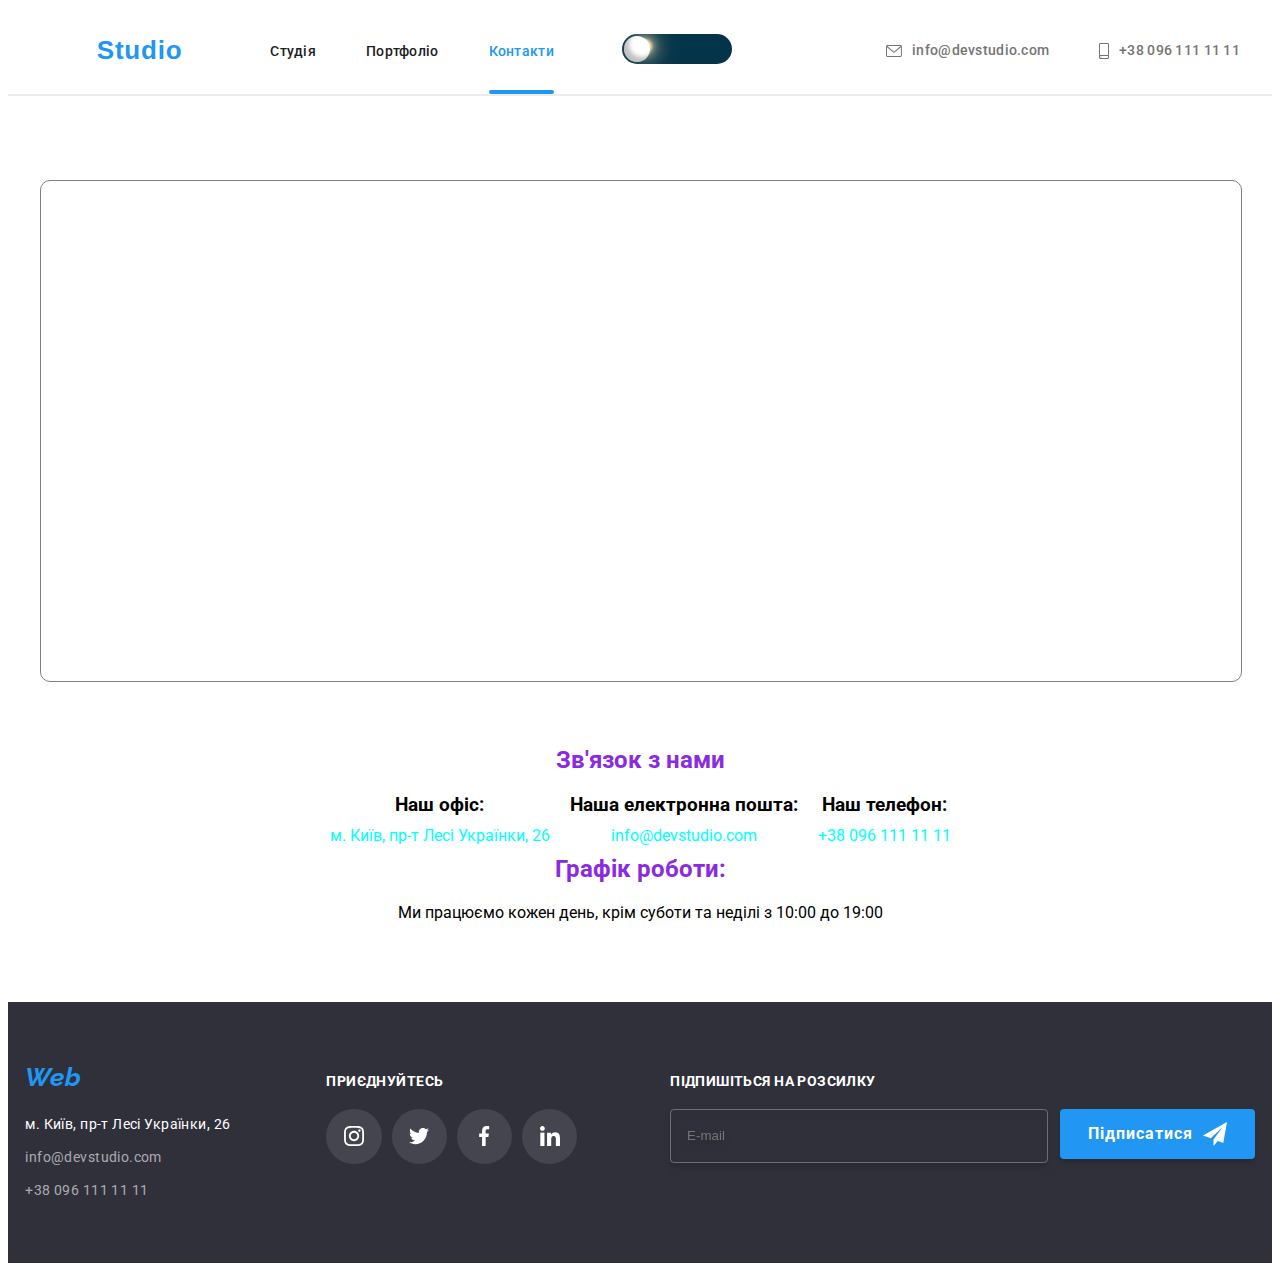
<file: pages/contact.html>
<!DOCTYPE html>
<html lang="en">
  <head>
    <meta charset="UTF-8" />
    <meta name="viewport" content="width=device-width, initial-scale=1.0" />
    <title>Document</title>

    <link rel="icon" type="image/png" href="../favicones/favicon-96x96.png" sizes="96x96" />
    <link rel="icon" type="image/svg+xml" href="../favicones/favicon.svg" />
    <link rel="shortcut icon" href="../favicones/favicon.ico" />
    <link rel="apple-touch-icon" sizes="180x180" href="../favicones/apple-touch-icon.png" />
    <meta name="apple-mobile-web-app-title" content="MyWebSite" />
    <link rel="manifest" href="../favicones/site.webmanifest" />

    <link rel="preconnect" href="https://fonts.googleapis.com" />
    <link rel="preconnect" href="https://fonts.gstatic.com" crossorigin />
    <link
      href="https://fonts.googleapis.com/css2?family=Raleway:ital,wght@0,100..900;1,100..900&family=Roboto:ital,wght@0,100;0,300;0,400;0,500;0,700;0,900;1,100;1,300;1,400;1,500;1,700;1,900&display=swap"
      rel="stylesheet"
    />
    <link
      rel="stylesheet"
      href="https://cdnjs.cloudflare.com/ajax/libs/modern-normalize/2.0.0/modern-normalize.min.css"
      integrity="sha512-4xo8blKMVCiXpTaLzQSLSw3KFOVPWhm/TRtuPVc4WG6kUgjH6J03IBuG7JZPkcWMxJ5huwaBpOpnwYElP/m6wg=="
      crossorigin="anonymous"
      referrerpolicy="no-referrer"
    />
    <link rel="stylesheet" href="../style/main.min.css">
  </head>
  <body class="night__theme">
    <div class="cursor"></div>
    <!-- <div class="arrow__up"> 
      <a href="#"><img class="arrow__hoh" src="../imeges/keybord.png" alt="keybord"></a>
    </div> -->
    <header class="header night-theme">
      <div class="container header__box__main element-show">
        <a href="../index.html" class="header__logo"><span class="header__span">Web</span>Studio</a
        >
    
            <button type="button" class="header__button" aria-expanded="false" aria-controls="menu-container" data-menu-button="">
              <svg class="header__svg" width="40" height="40" aria-label="Переключатель мобильного меню">
                <use class="header__use-close" href="../imeges/symbol-defs.svg#close"></use>
                <use class="header__use-burger" href="../imeges/symbol-defs.svg#menu-burger"></use>
              </svg>
            </button>
    
            <div class="header__menu-m" data-menu="" id="menu-container">
              <!-- ..... ====навигация сайта ===========... -->
              <nav class="header__site__nav">
                <ul class="header__nav__list">
                  <li class="header__nav__item">
                    <a href="../index.html" class="header__nav__link  header__nav__link--current">Студия</a>
                  </li>
                  <li class="header__nav__item">
                    <a href="./pages/portfolio.html" class="header__nav__link">Портфолио</a>
                  </li>
                  <li class="header__nav__item">
                    <a href="" class="header__nav__link">Контакты</a>
                  </li>
                </ul>
              </nav>
              <!-- ..... ====навигация сайта end======= ... -->
    
              <div class="header__connect">
                <!-- .....почта+телефон.==header=.......-->
                <ul class="header__contacts">
                  <li class="header__contacts__item">
                    <a href="mailto:info@devstudio.com" class="header__contacts__link">
                      +38 096 111 11 11 
                    </a>
                  </li>
                  <li class="header__contacts__item">
                    <a href="tel:+380961111111" class="header__contacts__link__big">
                     info@devstudio.com
                    </a>
                  </li>
                </ul>
                <!-- .....почта+телефон.==header=END...=====.......-->
                <!-- ======social for header============ -->
                <ul class="header__menu__list">
                  <li class="header__menu__item">
                    <a href="#" class="header__menu__link">Instagram</a>
                  </li>
                  <li class="header__menu__item">
                    <a href="#" class="header__menu__link">Twitter</a>
                  </li>
                  <li class="header__menu__item">
                    <a href="#" class="header__menu__link">Facebook</a>
                  </li>
                  <li class="header__menu__item">
                    <a href="#" class="header__menu__link">LinkedIn</a>
                  </li>
                </ul>
                <!-- ======social for mobile ...end...============ -->
              </div>
            </div>
    

        <nav class="header__nav">
          <ul class="header__list-main">
            <li class="header__item__main">
              <a href="../index.html" class="header__ref">Студія</a>
            </li>
            <li class="header__item__main">
              <a href="../pages/portfolio.html" class="header__ref">Портфоліо</a>
            </li>
            <li class="header__item__main">
              <a href="../pages/contact.html" class="header__ref header__active">Контакти</a>
            </li>
          </ul>
        </nav>
        <div class="header__wrapper" id="night-theme-btn">
          <input type="checkbox" name="checkbox" class="header__switch">
          </div>
        <ul class="header__list">
          <li class="header__item">
            <a href="mailto:info@devstudio.com" class="header__link"
              ><svg class="header__icon">
                <use href="../imeges/symbol-defs.svg#envelope"></use>
              </svg>info@devstudio.com</a
            >
          </li>
          <li class="header__item">
            <a href="tel:+380961111111" class="header__link"
              ><svg class="header__smartphone">
                <use href="../imeges/symbol-defs.svg#smartphone"></use>
              </svg>+38 096 111 11 11</a
            >
          </li>
          
        </ul>
      </div>
    </header>
    

            <main class="mainy">
              <section class="contacts">
                <div class="container">
                  <div class="contacts__flex">
                    <div class="">
                    <iframe src="https://www.google.com/maps/embed?pb=!1m18!1m12!1m3!1d2541.779267829435!2d30.535810875246252!3d50.426584089083626!2m3!1f0!2f0!3f0!3m2!1i1024!2i768!4f13.1!3m3!1m2!1s0x40d4cf0e033ecbe9%3A0x57a4dffefec77da0!2z0LHRg9C70YzQstCw0YAg0JvQtdGB0ZYg0KPQutGA0LDRl9C90LrQuCwgMjYsINCa0LjRl9CyLCAwMjAwMA!5e0!3m2!1suk!2sua!4v1730820969132!5m2!1suk!2sua" allowfullscreen="" loading="lazy" referrerpolicy="no-referrer-when-downgrade" class="contacts__map" data-aos="flip-left"></iframe>
                  </div>
                    <div class="contacts__info" data-aos="flip-right">
                      <h2 class="contacts__title">Зв'язок з нами</h2>
                      <ul class="contacts__list">
                        <li class="contacts__item">
                          <h3 class="contacts__subtitle">Наш офіс:</h3>
                          <a href="https://www.google.com.ua/maps/place/%D0%B1%D1%83%D0%BB%D1%8C%D0%B2%D0%B0%D1%80+%D0%9B%D0%B5%D1%81%D1%96+%D0%A3%D0%BA%D1%80%D0%B0%D1%97%D0%BD%D0%BA%D0%B8,+26,+%D0%9A%D0%B8%D1%97%D0%B2,+02000/@50.4270196,30.5332191,16.17z/data=!4m6!3m5!1s0x40d4cf0e033ecbe9:0x57a4dffefec77da0!8m2!3d50.4265807!4d30.5383858!16s%2Fg%2F1tctq5jv?entry=ttu" target="_blank" class="contacts__link">м. Київ, пр-т Лесі Українки, 26</a>
                        </li>
                        <li class="contacts__item">
                          <h3 class="contacts__subtitle">Наша електронна пошта:</h3>
                          <a href="mailto:info@devstudio.com" class="contacts__link">info@devstudio.com</a>
                        </li>
                        <li class="contacts__item">
                          <h3 class="contacts__subtitle">Наш телефон:</h3>
                          <a href="tel:+380961111111" class="contacts__link">+38 096 111 11 11</a>
                        </li>
                      </ul>
                      <!-- <li class="contact__item"> -->
                      <h2 class="contacts__titles">Графік роботи:</h2>
                      <p class="contacts__text">Ми працюємо кожен день, крім суботи та неділі з 10:00 до 19:00</p>
                    <!-- </li> -->
                  
                    </div>
                  </div>
                </div>
              </section>
            </main>
    <footer class="footer">
      <div class="container">
      <div>
          <address class="footer-addresss">
      <ul class="footer__list">
          <li class="footer__logo">
            <a href="../index.html" class="footer__logotype">Web<span class="footer__Web">Studio</span></a>
          </li>
          <li class="footer__mailro">
            <a href="https://maps.app.goo.gl/3WHMfzr2wy2bExne6" target="_blank" class="footer__link">м. Київ, пр-т Лесі Українки, 26</a>
          </li>
          <li class="footer__mailtro">
            <a href="mailto:info@devstudio.com" target="_blank" class="footer__contain">info@devstudio.com</a>
          </li>
          <li class="footer__mailtro">
            <a href="tel:+380961111111" target="_blank" class="footer__contain">+38 096 111 11 11</a>
          </li>
      </ul>
      </address>
      </div>
      <div class="footer__second">
          <p class="footer__join">приєднуйтесь</p>
      <ul class="footer__wrap">
              <li class="footer__flex">
              <a href="https://www.instagram.com/" class="footer__buttont" aria-label="Icon-only Button"> 
                  <svg 
                      xmlns="http://www.w3.org/2000/svg" 
                      viewBox="0 0 32 32" 
                      aria-hidden="true" 
                      class="footer__online" 
                      focusable="false">
                      <use href="../imeges/symbol-defs.svg#instagram-white"></use>
                  </svg>
              </a>
          </li>
          <li class="footer__flex">
              <a href="javascript:;" class="footer__buttont" aria-label="Icon-only Button"> 
                  <svg 
                      xmlns="http://www.w3.org/2000/svg" 
                      viewBox="0 0 32 32" 
                      aria-hidden="true" 
                      class="footer__online" 
                      focusable="false">
                      <use href="../imeges/symbol-defs.svg#twitter-white"></use>
                  </svg>
              </a>
          </li>
          <li class="footer__flex">
              <a href="javascript:;" class="footer__buttont" aria-label="Icon-only Button"> 
                  <svg 
                      xmlns="http://www.w3.org/2000/svg" 
                      viewBox="0 0 32 32" 
                      aria-hidden="true" 
                      class="footer__online" 
                      focusable="false">
                      <use href="../imeges/symbol-defs.svg#facebook-white"></use>
                  </svg>
              </a>
          </li>
          <li class="footer__flex">
              <a href="javascript:;" class="footer__buttont" aria-label="Icon-only Button"> 
                  <svg 
                      xmlns="http://www.w3.org/2000/svg" 
                      viewBox="0 0 32 32" 
                      aria-hidden="true" 
                      class="footer__online" 
                      focusable="false">
                      <use href="../imeges/symbol-defs.svg#linkedin-white"></use>
                  </svg>
              </a>
          </li>
          </ul>
          </div>
          <div class="footer__form">
              <p class="footer__subscribe">Підпишіться на розсилку</p>
          <form class="footer__button">
              <div class="footer__forms">
              <input type="email" id="email" class="footer__input" placeholder="E-mail" required>
              <div class="footer__flexing">
          <button type="submit" class="footer__buttonlink">Підписатися 
              <svg class="footer__telegram">
                  <use href="../imeges/symbol-defs.svg#telrgram"></use>
              </svg>
            </button>
              </div>
          </div>
          </form>
      </div>
      </div>
  </footer>


    <script src="../js/burger.js"></script>
    <script src="../js/text.js"></script>
    <script src="../js/filter.js"></script>
    <script src="../js/cursor.js"></script>
    <script src="../js/lang.js"></script>
    <script src="../js/night-theme.js"></script>
    <script src="../js/main.js"></script>
  <script src="../js/sctipt.js"></script>
  </body>
</html>
</file>
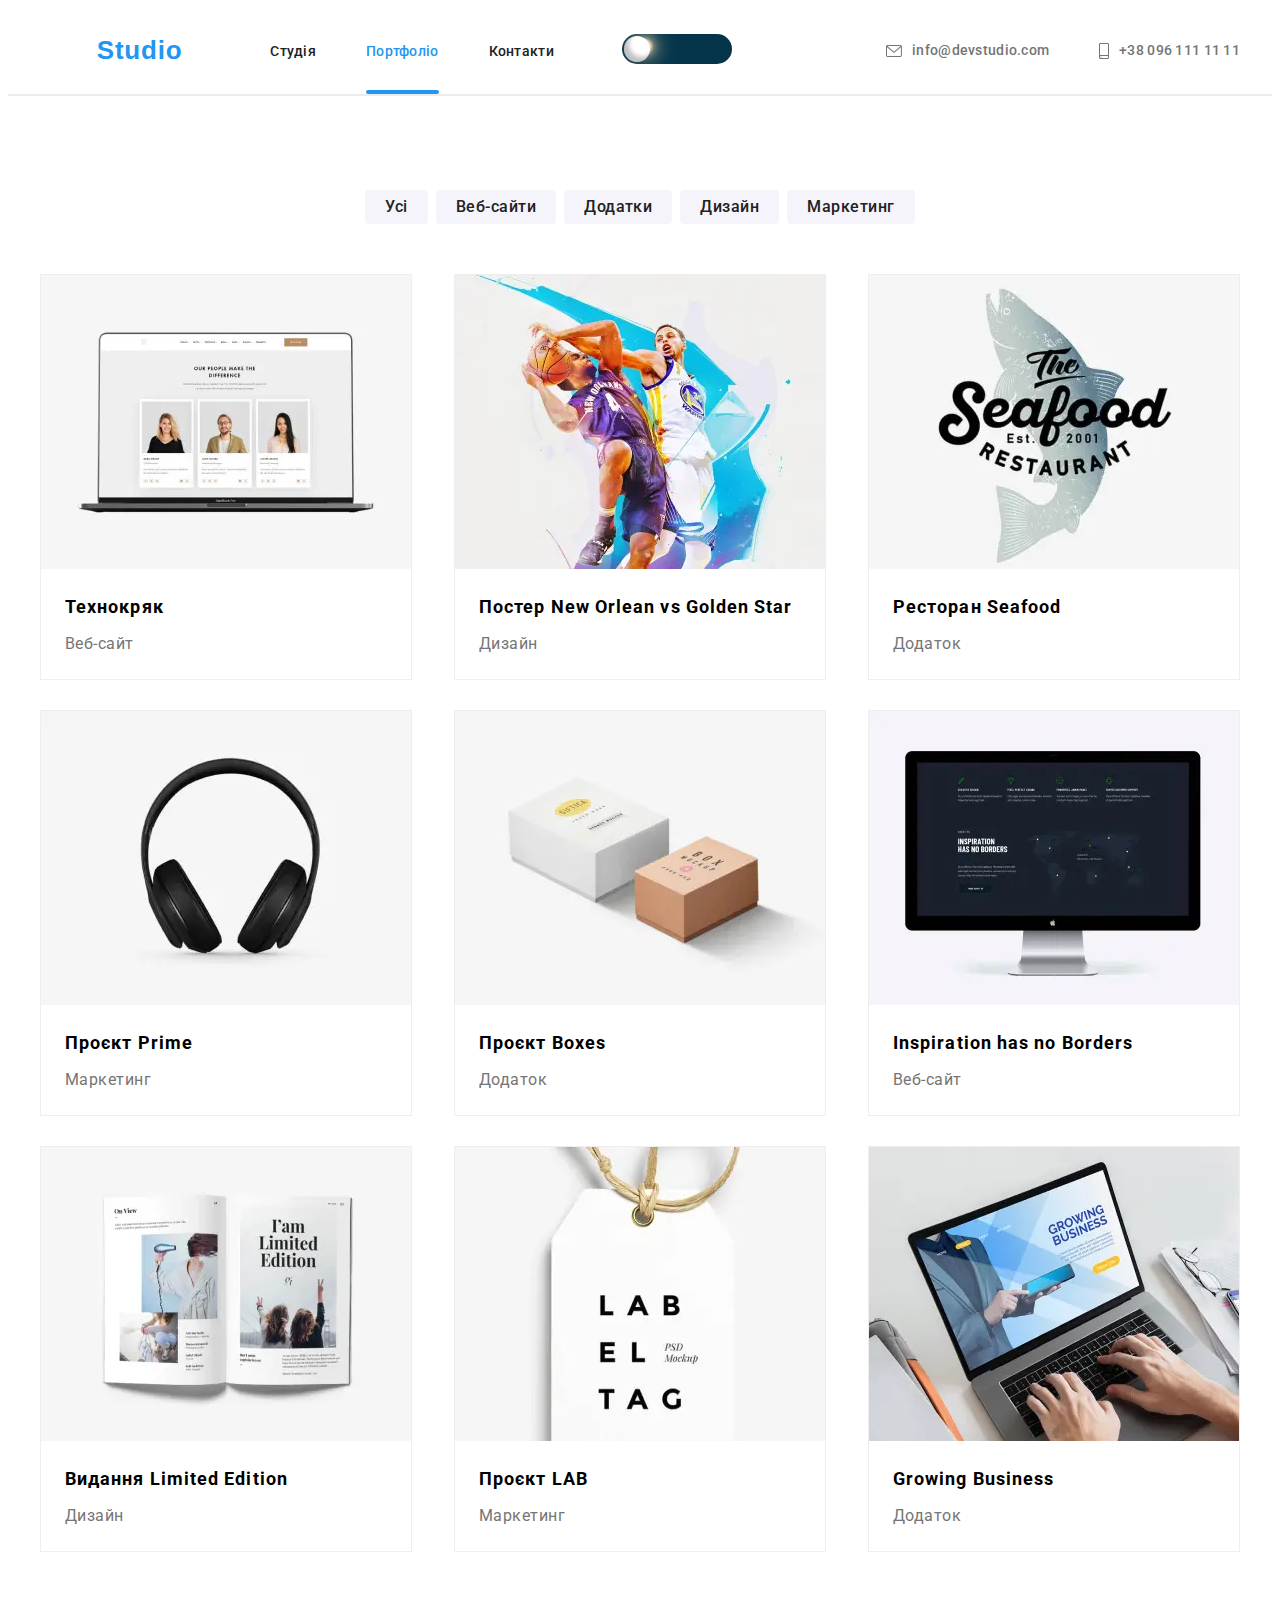
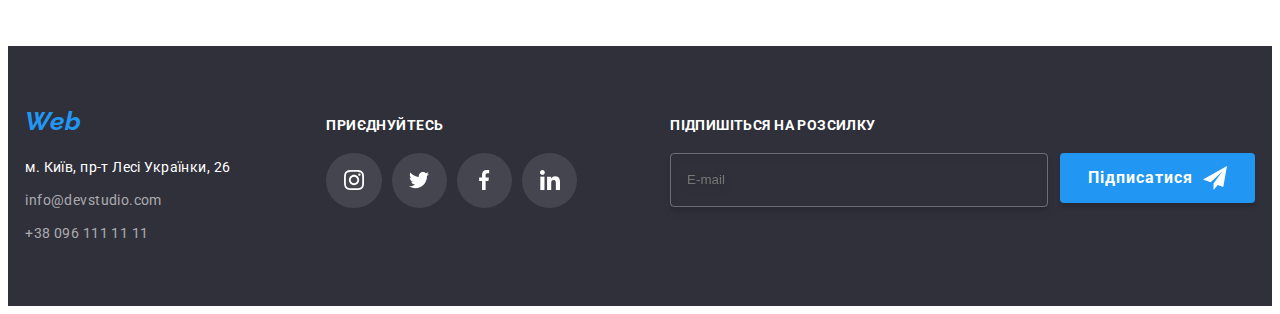
<file: pages/portfolio.html>
<!DOCTYPE html>
<html lang="en">
  <head>
    <meta charset="UTF-8" />
    <meta name="viewport" content="width=device-width, initial-scale=1.0" />
    <title>Document</title>

    <link rel="icon" type="image/png" href="../favicones/favicon-96x96.png" sizes="96x96" />
    <link rel="icon" type="image/svg+xml" href="../favicones/favicon.svg" />
    <link rel="shortcut icon" href="../favicones/favicon.ico" />
    <link rel="apple-touch-icon" sizes="180x180" href="../favicones/apple-touch-icon.png" />
    <meta name="apple-mobile-web-app-title" content="MyWebSite" />
    <link rel="manifest" href="../favicones/site.webmanifest" />

    <link rel="preconnect" href="https://fonts.googleapis.com" />
    <link rel="preconnect" href="https://fonts.gstatic.com" crossorigin />
    <link
      href="https://fonts.googleapis.com/css2?family=Raleway:ital,wght@0,100..900;1,100..900&family=Roboto:ital,wght@0,100;0,300;0,400;0,500;0,700;0,900;1,100;1,300;1,400;1,500;1,700;1,900&display=swap"
      rel="stylesheet"
    />
    <link
      rel="stylesheet"
      href="https://cdnjs.cloudflare.com/ajax/libs/modern-normalize/2.0.0/modern-normalize.min.css"
      integrity="sha512-4xo8blKMVCiXpTaLzQSLSw3KFOVPWhm/TRtuPVc4WG6kUgjH6J03IBuG7JZPkcWMxJ5huwaBpOpnwYElP/m6wg=="
      crossorigin="anonymous"
      referrerpolicy="no-referrer"
    />
    <link rel="stylesheet" href="../style/main.min.css">
  </head>
  <body class="night__theme">
    <div class="cursor"></div>
    <!-- <div class="arrow__up"> 
      <a href="#"><img class="arrow__hoh" src="../imeges/keybord.png" alt="keybord"></a>
    </div> -->
    <header class="header night-theme">
      <div class="container header__box__main element-show">
        <a href="../index.html" class="header__logo"><span class="header__span">Web</span>Studio</a
        >
    
            <button type="button" class="header__button" aria-expanded="false" aria-controls="menu-container" data-menu-button="">
              <svg class="header__svg" width="40" height="40" aria-label="Переключатель мобильного меню">
                <use class="header__use-close" href="../imeges/symbol-defs.svg#close"></use>
                <use class="header__use-burger" href="../imeges/symbol-defs.svg#menu-burger"></use>
              </svg>
            </button>
    
            <div class="header__menu-m" data-menu="" id="menu-container">
              <!-- ..... ====навигация сайта ===========... -->
              <nav class="header__site__nav">
                <ul class="header__nav__list">
                  <li class="header__nav__item">
                    <a href="../index.html" class="header__nav__link  header__nav__link--current">Студия</a>
                  </li>
                  <li class="header__nav__item">
                    <a href="./pages/portfolio.html" class="header__nav__link">Портфолио</a>
                  </li>
                  <li class="header__nav__item">
                    <a href="" class="header__nav__link">Контакты</a>
                  </li>
                </ul>
              </nav>
              <!-- ..... ====навигация сайта end======= ... -->
    
              <div class="header__connect">
                <!-- .....почта+телефон.==header=.......-->
                <ul class="header__contacts">
                  <li class="header__contacts__item">
                    <a href="mailto:info@devstudio.com" class="header__contacts__link">
                      +38 096 111 11 11 
                    </a>
                  </li>
                  <li class="header__contacts__item">
                    <a href="tel:+380961111111" class="header__contacts__link__big">
                     info@devstudio.com
                    </a>
                  </li>
                </ul>
                <!-- .....почта+телефон.==header=END...=====.......-->
                <!-- ======social for header============ -->
                <ul class="header__menu__list">
                  <li class="header__menu__item">
                    <a href="#" class="header__menu__link">Instagram</a>
                  </li>
                  <li class="header__menu__item">
                    <a href="#" class="header__menu__link">Twitter</a>
                  </li>
                  <li class="header__menu__item">
                    <a href="#" class="header__menu__link">Facebook</a>
                  </li>
                  <li class="header__menu__item">
                    <a href="#" class="header__menu__link">LinkedIn</a>
                  </li>
                </ul>
                <!-- ======social for mobile ...end...============ -->
              </div>
            </div>
    

        <nav class="header__nav">
          <ul class="header__list-main">
            <li class="header__item__main">
              <a href="../index.html" class="header__ref">Студія</a>
            </li>
            <li class="header__item__main">
              <a href="../pages/portfolio.html" class="header__ref header__active">Портфоліо</a>
            </li>
            <li class="header__item__main">
              <a href="../pages/contact.html" class="header__ref">Контакти</a>
            </li>
          </ul>
        </nav>
        <div class="header__wrapper" id="night-theme-btn">
          <input type="checkbox" name="checkbox" class="header__switch">
          </div>
        <ul class="header__list">
          <li class="header__item">
            <a href="mailto:info@devstudio.com" class="header__link"
              ><svg class="header__icon">
                <use href="../imeges/symbol-defs.svg#envelope"></use>
              </svg>info@devstudio.com</a
            >
          </li>
          <li class="header__item">
            <a href="tel:+380961111111" class="header__link"
              ><svg class="header__smartphone">
                <use href="../imeges/symbol-defs.svg#smartphone"></use>
              </svg>+38 096 111 11 11</a
            >
          </li>
          
        </ul>
      </div>
    </header>
    <main>
      <section class="portfolio ">
        <div class="container">
          <ul class="portfolio__listen">
            <li class="portfolio__button__item">
              
              <button type="button" data-filter="all" class="portfolio__btn filter__btn">Усі</button>
            </li>
            <li class="portfolio__button__item">
              <button type="button" data-filter="Web" class="portfolio__btn filter__btn">Веб-сайти</button>
            </li>
            <li class="portfolio__button__item">
              <button type="button" data-filter="apps" class="portfolio__btn filter__btn">Додатки</button>
            </li>
            <li class="portfolio__button__item">
              <button type="button" data-filter="design" class="portfolio__btn filter__btn">Дизайн</button>
            </li> 
            <li class="portfolio__button__item">
              <button type="button" data-filter="Marketing" class="portfolio__btn filter__btn">Маркетинг</button>
            </li>
          </ul>
          <ul class="portfolio__list">
            <li class="project__item portfolio__item Web">
              <a href="#" class="portfolio__link">
              <div class="portfolio__text">
                <div class="portfolio__bank">
            <picture>
                    <source srcset="../imeges/desktop/portfolio/portfolio-tehnokrak-desktop@1x.webp 1x, ../imeges/desktop/portfolio/portfolio-tehnokrak-desktop@2x.webp 2x" media="(min-width: 1200px)">
                    <source srcset="../imeges/tablet/portfolio/portfolio-tehnokrak-tablet@1x.webp 1x, ../imeges/tablet/portfolio/portfolio-tehnokrak-tablet@2x.webp 2x" media="(min-width: 768px)">
                    <source srcset="../imeges/mobile/portfolio/portfolio-tehnokrak-mobile@1x.webp 1x, ../imeges/mobile/portfolio/portfolio-tehnokrak-mobile@2x.webp 2x" media="(max-width: 767px)">
              <img
                src="../imeges/tehnokrak.jpg"
                alt="tehnokrak"
                class="portfolio__img"
              />
          </picture>
              <p class="portfolio__menu">Ресурс пропонує комплексні пропозиції з різним рівнем функціоналу та сервісів. Все це дозволить відвідувачу отримати вичерпні відомості про компанію чи приватну особу.</p>
            </div>
              <div class="portfolio__box">
              <h2 class="portfolio__title">Технокряк</h2>
              <p class="portfolio__desc">Веб-сайт</p>
          
        </div>
      </a>
            </li>
            <li class="project__item portfolio__item design">
              <a href="#" class="portfolio__link">
              <div class="portfolio__bank">
            <picture>
                  <source srcset="../imeges/desktop/portfolio/portfolio-golden-desktop@1x.webp 1x, ../imeges/desktop/portfolio/portfolio-golden-desktop@2x.webp 2x" media="(min-width: 1200px)">
                  <source srcset="../imeges/tablet/portfolio/portfolio-golden-tablet@1x.webp 1x, ../imeges/tablet/portfolio/portfolio-golden-tablet@2x.webp 2x" media="(min-width: 768px)">
                  <source srcset="../imeges/mobile/portfolio/portfolio-golden-mobile@1x.webp 1x, ../imeges/mobile/portfolio/portfolio-golden-mobile@2x.webp 2x" media="(max-width: 767px)">
              <img src="../imeges/poster.jpg" alt="poster" class="portfolio__img" />
            </picture>
              <p class="portfolio__menu">Ресурс пропонує комплексні пропозиції з різним рівнем функціоналу та сервісів. Все це дозволить відвідувачу отримати вичерпні відомості про компанію чи приватну особу.</p>
               </div>
              <div class="portfolio__box">
              <h2 class="portfolio__title">Постер New Orlean vs Golden Star</h2>
              <p class="portfolio__desc">Дизайн</p>
           
          </div>
        </a>
            </li>
            <li class="project__item portfolio__item apps">
              <div class="portfolio__bank">
            <picture>
                  <source srcset="../imeges/desktop/portfolio/portfolio-restaurant-desktop@1x.webp 1x, ../imeges/desktop/portfolio/portfolio-restaurant-desktop@2x.webp 2x" media="(min-width: 1200px)">
                  <source srcset="../imeges/tablet/portfolio/portfolio-restaurant-tablet@1x.webp 1x, ../imeges/tablet/portfolio/portfolio-restaurant-tablet@2x.webp 2x" media="(min-width: 768px)">
                  <source srcset="../imeges/mobile/portfolio/portfolio-restaurant-mobile@1x.webp 1x, ../imeges/mobile/portfolio/portfolio-restaurant-mobile@2x.webp 2x" media="(max-width: 767px)">
              <img
                src="../imeges/restoran.jpg"
                alt="restoran"
                class="portfolio__img"
              />
            </picture>
              <p class="portfolio__menu">Ресурс пропонує комплексні пропозиції з різним рівнем функціоналу та сервісів. Все це дозволить відвідувачу отримати вичерпні відомості про компанію чи приватну особу.</p>
            </div>
              <div class="portfolio__box">
              <h2 class="portfolio__title">Ресторан Seafood</h2>
              <p class="portfolio__desc">Додаток</p>
            
          </div>
            </li>
            <li class="project__item portfolio__item Marketing">
              <div class="portfolio__bank">
            <picture>
                  <source srcset="../imeges/desktop/portfolio/portfolio-prime-desktop@1x.webp 1x, ../imeges/desktop/portfolio/portfolio-prime-desktop@2x.webp 2x" media="(min-width: 1200px)">
                  <source srcset="../imeges/tablet/portfolio/portfolio-prime-tablet@1x.webp 1x, ../imeges/tablet/portfolio/portfolio-prime-tablet@2x.webp 2x" media="(min-width: 768px)">
                  <source srcset="../imeges/mobile/portfolio/portfolio-prime-mobile@1x.webp 1x, ../imeges/mobile/portfolio/portfolio-prime-mobile@2x.webp 2x" media="(max-width: 767px)">
              <img src="../imeges/prime.jpg" alt="prime" class="portfolio__img" />
            </picture>
              <p class="portfolio__menu">Ресурс пропонує комплексні пропозиції з різним рівнем функціоналу та сервісів. Все це дозволить відвідувачу отримати вичерпні відомості про компанію чи приватну особу.</p>
            </div>
              <div class="portfolio__box">
              <h2 class="portfolio__title">Проєкт Prime</h2>
              <p class="portfolio__desc">Маркетинг</p>
            
          </div>
            </li>
            <li class="project__item portfolio__item apps">
              <div class="portfolio__bank">
            <picture>
                  <source srcset="../imeges/desktop/portfolio/portfolio-boxes-desktop@1x.webp 1x, ../imeges/desktop/portfolio/portfolio-boxes-desktop@2x.webp 2x" media="(min-width: 1200px)">
                  <source srcset="../imeges/tablet/portfolio/portfolio-boxes-tablet@1x.webp 1x, ../imeges/tablet/portfolio/portfolio-boxes-tablet@2x.webp 2x" media="(min-width: 768px)">
                  <source srcset="../imeges/mobile/portfolio/portfolio-boxes-mobile@1x.webp 1x, ../imeges/mobile/portfolio/portfolio-boxes-mobile@2x.webp 2x" media="(max-width: 767px)">
              <img src="../imeges/boxer.jpg" alt="boxer" class="portfolio__img" />
            </picture>
              <p class="portfolio__menu">Ресурс пропонує комплексні пропозиції з різним рівнем функціоналу та сервісів. Все це дозволить відвідувачу отримати вичерпні відомості про компанію чи приватну особу.</p>
            </div>
              <div class="portfolio__box">
              <h2 class="portfolio__title">Проєкт Boxes</h2>
              <p class="portfolio__desc">Додаток</p>
            
          </div>
            </li>
            <li class="project__item  portfolio__item Web">
              <div class="portfolio__bank">
            <picture>
                  <source srcset="../imeges/desktop/portfolio/portfolio-tv-desktop@1x.webp 1x, ../imeges/desktop/portfolio/portfolio-tv-desktop@2x.webp 2x" media="(min-width: 1200px)">
                  <source srcset="../imeges/tablet/portfolio/portfolio-tv-tablet@1x.webp 1x, ../imeges/tablet/portfolio/portfolio-tv-tablet@2x.webp 2x" media="(min-width: 768px)">
                  <source srcset="../imeges/mobile/portfolio/portfolio-tv-mobile@1x.webp 1x, ../imeges/mobile/portfolio/portfolio-tv-mobile@2x.webp 2x" media="(max-width: 767px)">
              <img
                src="../imeges/inspiration.jpg"
                alt="inspiration"
                class="portfolio__img"
              />
            </picture>
              <p class="portfolio__menu">Ресурс пропонує комплексні пропозиції з різним рівнем функціоналу та сервісів. Все це дозволить відвідувачу отримати вичерпні відомості про компанію чи приватну особу.</p>
            </div>
              <div class="portfolio__box">
              <h2 class="portfolio__title">Inspiration has no Borders</h2>
              <p class="portfolio__desc">Веб-сайт</p>
            
          </div>
            </li>
            <li class="project__item portfolio__item design">
              <div class="portfolio__bank">
            <picture>
                  <source srcset="../imeges/desktop/portfolio/portfolio-buch-desktop@1x.webp 1x, ../imeges/desktop/portfolio/portfolio-buch-desktop@2x.webp 2x" media="(min-width: 1200px)">
                  <source srcset="../imeges/tablet/portfolio/portfolio-buch-tablet@1x.webp 1x, ../imeges/tablet/portfolio/portfolio-buch-tablet@2x.webp 2x" media="(min-width: 768px)">
                  <source srcset="../imeges/mobile/portfolio/portfolio-buch-mobile@1x.webp 1x, ../imeges/mobile/portfolio/portfolio-buch-mobile@2x.webp 2x" media="(max-width: 767px)">
              <img src="../imeges/limited.jpg" alt="limited" class="portfolio__img" />
            </picture>
              <p class="portfolio__menu">Ресурс пропонує комплексні пропозиції з різним рівнем функціоналу та сервісів. Все це дозволить відвідувачу отримати вичерпні відомості про компанію чи приватну особу.</p>
            </div>
              <div class="portfolio__box">
              <h2 class="portfolio__title">Видання Limited Edition</h2>
              <p class="portfolio__desc">Дизайн</p>
            
          </div>
            </li>
            <li class="project__item portfolio__item Marketing">
              <div class="portfolio__bank">
            <picture>
                  <source srcset="../imeges/desktop/portfolio/portfolio-lab-desktop@1x.webp 1x, ../imeges/desktop/portfolio/portfolio-lab-desktop@2x.webp 2x" media="(min-width: 1200px)">
                  <source srcset="../imeges/tablet/portfolio/portfolio-lab-tablet@1x.webp 1x, ../imeges/tablet/portfolio/portfolio-lab-tablet@2x.webp 2x" media="(min-width: 768px)">
                  <source srcset="../imeges/mobile/portfolio/portfolio-lab-mobile@1x.webp 1x, ../imeges/mobile/portfolio/portfolio-lab-mobile@2x.webp 2x" media="(max-width: 767px)">
              <img src="../imeges/lab.jpg" alt="lab" class="portfolio__img" />
            </picture>
              <p class="portfolio__menu">Ресурс пропонує комплексні пропозиції з різним рівнем функціоналу та сервісів. Все це дозволить відвідувачу отримати вичерпні відомості про компанію чи приватну особу.</p>
            </div>
              <div class="portfolio__box">
              <h2 class="portfolio__title">Проєкт LAB</h2>
              <p class="portfolio__desc">Маркетинг</p>
            
          </div>
            </li>
            <li class="project__item portfolio__item apps">
              <div class="portfolio__bank">
            <picture>
                  <source srcset="../imeges/desktop/portfolio/portfolio-busines-desktop@1x.webp 1x, ../imeges/desktop/portfolio/portfolio-busines-desktop@2x.webp 2x" media="(min-width: 1200px)">
                  <source srcset="../imeges/tablet/portfolio/portfolio-busines-tablet@1x.webp 1x, ../imeges/tablet/portfolio/portfolio-busines-tablet@2x.webp 2x" media="(min-width: 768px)">
                  <source srcset="../imeges/mobile/portfolio/portfolio-busines-mobile@1x.webp 1x, ../imeges/mobile/portfolio/portfolio-busines-mobile@2x.webp 2x" media="(max-width: 767px)">
              <img src="../imeges/growing.jpg" alt="growing" class="portfolio__img" />
            </picture>
              <p class="portfolio__menu">Ресурс пропонує комплексні пропозиції з різним рівнем функціоналу та сервісів. Все це дозволить відвідувачу отримати вичерпні відомості про компанію чи приватну особу.</p>
            </div>
              <div class="portfolio__box">
              <h2 class="portfolio__title">Growing Business</h2>
              <p class="portfolio__desc">Додаток</p>
            
          </div>
            </li>
          </ul>
        </div>
      </section>
    </main>

    <footer class="footer">
      <div class="container">
      <div>
          <address class="footer-addresss">
      <ul class="footer__list">
          <li class="footer__logo">
            <a href="../index.html" class="footer__logotype">Web<span class="footer__Web">Studio</span></a>
          </li>
          <li class="footer__mailro">
            <a href="https://maps.app.goo.gl/3WHMfzr2wy2bExne6" target="_blank" class="footer__link">м. Київ, пр-т Лесі Українки, 26</a>
          </li>
          <li class="footer__mailtro">
            <a href="mailto:info@devstudio.com" target="_blank" class="footer__contain">info@devstudio.com</a>
          </li>
          <li class="footer__mailtro">
            <a href="tel:+380961111111" target="_blank" class="footer__contain">+38 096 111 11 11</a>
          </li>
      </ul>
      </address>
      </div>
      <div class="footer__second">
          <p class="footer__join">приєднуйтесь</p>
      <ul class="footer__wrap">
              <li class="footer__flex">
              <a href="https://www.instagram.com/" class="footer__buttont" aria-label="Icon-only Button"> 
                  <svg 
                      xmlns="http://www.w3.org/2000/svg" 
                      viewBox="0 0 32 32" 
                      aria-hidden="true" 
                      class="footer__online" 
                      focusable="false">
                      <use href="../imeges/symbol-defs.svg#instagram-white"></use>
                  </svg>
              </a>
          </li>
          <li class="footer__flex">
              <a href="javascript:;" class="footer__buttont" aria-label="Icon-only Button"> 
                  <svg 
                      xmlns="http://www.w3.org/2000/svg" 
                      viewBox="0 0 32 32" 
                      aria-hidden="true" 
                      class="footer__online" 
                      focusable="false">
                      <use href="../imeges/symbol-defs.svg#twitter-white"></use>
                  </svg>
              </a>
          </li>
          <li class="footer__flex">
              <a href="javascript:;" class="footer__buttont" aria-label="Icon-only Button"> 
                  <svg 
                      xmlns="http://www.w3.org/2000/svg" 
                      viewBox="0 0 32 32" 
                      aria-hidden="true" 
                      class="footer__online" 
                      focusable="false">
                      <use href="../imeges/symbol-defs.svg#facebook-white"></use>
                  </svg>
              </a>
          </li>
          <li class="footer__flex">
              <a href="javascript:;" class="footer__buttont" aria-label="Icon-only Button"> 
                  <svg 
                      xmlns="http://www.w3.org/2000/svg" 
                      viewBox="0 0 32 32" 
                      aria-hidden="true" 
                      class="footer__online" 
                      focusable="false">
                      <use href="../imeges/symbol-defs.svg#linkedin-white"></use>
                  </svg>
              </a>
          </li>
          </ul>
          </div>
          <div class="footer__form">
              <p class="footer__subscribe">Підпишіться на розсилку</p>
          <form class="footer__button">
              <div class="footer__forms">
              <input type="email" id="email" class="footer__input" placeholder="E-mail" required>
              <div class="footer__flexing">
          <button type="submit" class="footer__buttonlink">Підписатися 
              <svg class="footer__telegram">
                  <use href="../imeges/symbol-defs.svg#telrgram"></use>
              </svg>
              </div></button>
          </div>
          </form>
      </div>
      </div>
  </footer>


    <script src="../js/burger.js"></script>
    <script src="../js/text.js"></script>
    <script src="../js/filter.js"></script>
    <script src="../js/cursor.js"></script>
    <script src="../js/lang.js"></script>
    <script src="../js/night-theme.js"></script>
    <script src="../js/main.js"></script>
  <script src="../js/sctipt.js"></script>
  </body>
</html>
</file>
<file: style/main.min.css>
a{text-decoration:none}ul{margin:0;padding:0;list-style:none}h1,h2,h3,h4,p{margin:0}img{display:block;max-width:100%;width:100%;height:auto}html{scroll-behavior:smooth}.hero__title{font-size:26px;font-weight:900}.hero__button{font-size:16px;font-weight:700}.container{max-width:1200px;margin:0 auto;padding-left:15px;padding-right:15px}@media screen and (min-width: 480px){.container{width:480px;align-items:center;justify-content:center}}@media screen and (min-width: 768px){.container{width:768px}}@media screen and (min-width: 1200px){.container{width:1200px}}.container.element-show{opacity:1;transition:opacity .4s}body{background-color:#fff;font-family:"Roboto",sans-serif}.cursor{position:absolute;width:1rem;height:1rem;border-radius:50%;background-color:#11d5f1;animation:move 6s infinite alternate;display:none}@media screen and (min-width: 1200px){.cursor{display:block}}@keyframes move{0%{box-shadow:0 0 10px 2px #11d5f1}100%{box-shadow:0 0 20px 8px #11d5f1}}.arrow__up{position:fixed;bottom:30px;right:30px;display:none}@media screen and (min-width: 1200px){.arrow__up{display:block}}.arrow__up .arrow__hoh{width:50px;height:50px;background-color:#2196f3;text-align:center;display:block;justify-content:center;line-height:50px;border-radius:50%;border:3px solid aqua}.arrow__up .arrow__hoh:hover{background-color:aqua;color:#fff;transition:all .5s}.night-theme-btn{position:fixed;right:35px;top:115px;border:none;outline:none;width:60px;height:60px;border-radius:50%;background-color:rgba(53,203,233,.5);transition:filter .4s,background-color .4s;cursor:pointer}.night-theme-btn:hover{filter:brightness(120%)}.night-theme-btn:active{filter:brightness(80%)}.night-theme-btn__icon{position:absolute;left:18%;top:20%;width:40px;height:40px;opacity:0;transition:opacity .15s}.night-theme-btn__icon_moon{opacity:1}body.night-theme{background-color:#000;color:#fff}body.night-theme .night-theme-btn{background-color:rgba(223,211,80,.5)}body.night-theme .night-theme-btn__icon_moon{opacity:0}body.night-theme .night-theme-btn__icon_sun{opacity:1}.webteh{background-color:rgba(0,0,0,0)}.header{position:sticky;top:0;left:0;width:100%;z-index:2;padding-top:16px;border-bottom:2px solid #ececec;background-color:#fff;transition:all .3s ease-in-out}.header .absolute{position:absolute}.header .inline-block{display:inline-block}.header .loader{display:flex;margin:.25em 0}.header .w-2{width:.5em}.header .dash{animation:dashArray 2s ease-in-out infinite,dashOffset 2s linear infinite}.header .spin{animation:spinDashArray 2s ease-in-out infinite,spin 8s ease-in-out infinite,dashOffset 2s linear infinite;transform-origin:center}@keyframes dashArray{0%{stroke-dasharray:0 1 359 0}50%{stroke-dasharray:0 359 1 0}100%{stroke-dasharray:359 1 0 0}}@keyframes spinDashArray{0%{stroke-dasharray:270 90}50%{stroke-dasharray:0 360}100%{stroke-dasharray:270 90}}@keyframes dashOffset{0%{stroke-dashoffset:365}100%{stroke-dashoffset:5}}@keyframes spin{0%{rotate:0deg}12.5%,25%{rotate:270deg}37.5%,50%{rotate:540deg}62.5%,75%{rotate:810deg}87.5%,100%{rotate:1080deg}}@media screen and (min-width: 768px){.header{padding:26px 0}}@media screen and (min-width: 1200px){.header{padding:25px 0}}.header>.container{display:flex;justify-content:start;align-items:center;flex-wrap:nowrap;flex-direction:start}.header__box__main{position:relative;justify-content:center;display:flex;align-items:center}.header__logo{color:#2196f3;font-family:"Releway",sans-serif;font-size:24px;font-weight:700;line-height:1.38;letter-spacing:.72px;margin-right:auto;animation:logo-scale 5000ms alternate infinite}@media screen and (min-width: 768px){.header__logo{margin-right:88px}}@media screen and (min-width: 1200px){.header__logo{font-size:26px;letter-spacing:.78px}}.header__button{position:absolute;right:12px;z-index:2;width:40px;height:40px;border:0px;background-color:rgba(0,0,0,0);padding:0px}.header__use-close:hover,.header__use-close:focus{fill:#2196f3}@media screen and (min-width: 768px){.header__button{display:none}}.header__button .header__use-close{width:40px;height:40px;flex-shrink:0;display:none}.header__button:hover .header__use-close,.header__button:focus .header__use-close{fill:#2196f3}.header__button.is-open .header__use-close{display:block;color:#2196f3}.header__button .header__use-burger{width:40px;height:40px;flex-shrink:0;display:block;color:#212121}.header__button:hover .header__use-burger,.header__button:focus .header__use-burger{fill:#2196f3}.header__button.is-open .header__use-burger{display:none}.header__menu-m{display:none;position:absolute;top:0;left:0;z-index:1;width:100%;height:100vh;padding:48px 40px;background-color:rgba(255,255,255,.986)}.header__menu-m.is-open{display:block}@media screen and (min-width: 768px){.header__menu-m.is-open{display:flex}}@media screen and (min-width: 768px){.header__menu-m{position:static}}@media screen and (max-height: 380px)and (max-width: 320px){.header__menu-m{padding:15px 15px}}@media screen and (min-width: 768px){.header__nav__list{display:flex}}.header__nav__item{margin-bottom:32px}@media screen and (min-width: 768px){.header__nav__item:not(:last-child){margin-right:50px;display:none}}@media screen and (min-width: 768px){.header__nav__item{display:flex;padding:0}}@media screen and (max-height: 380px)and (max-width: 320px){.header__nav__item{padding-bottom:32px;display:none}}.header__nav__link{display:block;color:#212121;line-height:1.14;letter-spacing:.03em;text-align:center;font-weight:500;font-size:40px;text-transform:none;text-align:start;line-height:1.17;letter-spacing:.02em;transition-property:color;transition-duration:250ms;transition-timing-function:cubic-bezier(0.4, 0, 0.2, 1)}@media screen and (min-width: 768px){.header__nav__link{padding:32px 0;position:relative;font-size:14px;line-height:1.14}}@media screen and (max-height: 380px)and (max-width: 320px){.header__nav__link{font-size:20px;color:#212121}}.header__nav__link:hover,.header__nav__link:focus{color:#2196f3}.header__nav__link--current{color:#212121}.header__nav__link--current:hover,.header__nav__link--current:focus{color:#2196f3}.header__nav__link--current::after{content:""}@media screen and (min-width: 768px){.header__nav__link--current::after{position:absolute;margin-bottom:-1px;bottom:0;left:0;width:100%;border-radius:2px}}@media screen and (max-width: 767px){.header__connect{position:absolute;bottom:48px;left:40px}}@media screen and (min-width: 768px){.header__connect{margin-left:auto;display:flex;align-items:center}}.header__contacts{margin-bottom:64px}.header__contacts__item{margin-bottom:32px}.header__contacts__link{color:#2196f3;font-family:Roboto;font-size:34px;font-style:normal;font-weight:500;line-height:normal;letter-spacing:.68px}.header__contacts__link__big{color:#757575;font-family:Roboto;font-size:24px;font-style:normal;font-weight:500;line-height:normal;letter-spacing:.48px;margin-bottom:64px}.header__menu__list{display:flex;justify-content:space-between;flex-wrap:wrap}@media screen and (min-width: 768px){.header__menu__list{display:none}}.header__menu__item:not(:last-child){margin-right:10px}.header__menu__item:not(:last-child)::after{content:"";background-color:rgba(33,33,33,.2);margin-left:10px;border:1px solid rgba(33,33,33,.2);font-size:inherit;line-height:1.22;border-width:.5px}@media screen and (max-height: 380px)and (max-width: 320px){.header__menu__item:not(:last-child)::after{margin-left:5px}}@media screen and (max-height: 380px)and (max-width: 320px){.header__menu__item:not(:last-child){margin-right:5px}}.header__menu__link{text-decoration:none;color:#2196f3;line-height:1.14;letter-spacing:.03em;text-align:center;font-weight:500;font-size:18px;text-transform:none;letter-spacing:.02em;line-height:1.22}@media screen and (max-height: 380px)and (max-width: 320px){.header__menu__link{font-size:14px}}.header__span{color:#2196f3;font-family:"Releway",sans-serif;font-size:26px;font-weight:700;line-height:1.38;letter-spacing:.78px;background:url(http://i.giphy.com/fsULJFFGv8X3G.gif);background-size:cover;background-position:center;-webkit-background-clip:text;background-clip:text;color:rgba(0,0,0,0)}.header__nav{margin-right:auto;display:none}@media screen and (min-width: 768px){.header__nav{display:block}}.header__list-main{display:flex;justify-content:start;align-items:start;flex-wrap:nowrap;flex-direction:start;gap:50px}.header__list{display:none;margin-left:auto}@media screen and (min-width: 768px){.header__list{display:flex;flex-direction:column;gap:10px}}@media screen and (min-width: 1200px){.header__list{flex-direction:row;gap:50px}}.header__item__main{margin:0;position:relative}.header__ref{color:#212121;font-size:14px;font-style:normal;font-weight:500;line-height:normal;letter-spacing:.28px;text-decoration:none;transition-property:color;transition-duration:250ms;transition-timing-function:cubic-bezier(0.4, 0, 0.2, 1)}.header__ref:hover,.header__ref:focus{color:#2196f3}.header__active{color:#2196f3}.header__active::after{transition:color 250ms cubic-bezier(0.4, 0, 0.2, 1);position:absolute;content:"";width:100%;height:4px;border-radius:2px;background:#2196f3;display:block;margin-top:30px;transition:.3s ease;transition-timing-function:ease-in-out;transform:scaleX(1)}.header__active:hover::after{transform:scaleX(0)}.header__wrapper{margin-right:85px;display:none}@media screen and (min-width: 1200px){.header__wrapper{display:block}}.header__switch{position:relative;width:110px;height:30px;margin:0px;-moz-appearance:none;appearance:none;-webkit-appearance:none;background-color:#043449;background-size:cover;background-repeat:no-repeat;border-radius:25px;transition:background-image .7s ease-in-out;outline:none;cursor:pointer;overflow:hidden}.header__switch:checked{background-color:#00c3ff;background-size:cover;transition:background-image 1s ease-in-out}.header__switch:after{content:"";width:26px;height:26px;border-radius:50%;background-color:#fff;position:absolute;left:2px;top:2px;transform:translateX(0px);animation:off .7s forwards cubic-bezier(0.8, 0.5, 0.2, 1.4);box-shadow:inset 5px -5px 4px rgba(53,53,53,.3)}.header__switch:checked:after{animation:on .7s forwards cubic-bezier(0.8, 0.5, 0.2, 1.4);box-shadow:inset -5px -5px 4px rgba(53,53,53,.3)}.header__switch:checked:before{content:"";width:15px;height:15px;border-radius:50%;position:absolute;left:15px;top:5px;transform-origin:53px 10px;background-color:rgba(0,0,0,0);box-shadow:5px -1px 0px #fff;filter:blur(0px);animation:sun .7s forwards ease}.header__switch:before{content:"";width:15px;height:15px;border-radius:50%;position:absolute;left:15px;top:5px;filter:blur(1px);background-color:#f5daaa;box-shadow:0px 0px 10px #f5deb4,0px 0px 20px #f5deb4,0px 0px 30px #f5deb4,inset 0px 0px 2px #efd3a3;transform-origin:53px 10px;animation:moon .7s forwards ease}.header__item{display:flex;gap:20px}.header__link{color:#757575;font-size:14px;font-weight:500;line-height:1.14;letter-spacing:.28px;display:flex;align-items:center;transition-property:color;transition-duration:250ms;transition-timing-function:cubic-bezier(0.4, 0, 0.2, 1);gap:10px}.header__link:hover,.header__link:focus{color:#2196f3}.header__link:hover .header__icon,.header__link:focus .header__icon{fill:#2196f3}.header__link:hover .header__smartphone,.header__link:focus .header__smartphone{fill:#2196f3}.header__icon{width:16px;height:12px;flex-shrink:0;cursor:pointer;fill:#757575}.header__smartphone{width:10px;height:16px;flex-shrink:0;fill:#757575}.header__envelope:hover{fill:#2196f3}.header__envelope:hover .header__link{fill:#2196f3}@keyframes off{0%{transform:translateX(80px);width:26px}50%{width:25px;border-radius:25px}100%{transform:translateX(0px);width:26px}}@keyframes on{0%{transform:translateX(0px);width:26px}50%{width:25px;border-radius:25px}100%{transform:translateX(80px);width:26px}}@keyframes sun{0%{transform:rotate(170deg);background-color:rgba(0,0,0,0);box-shadow:5px -1px 0px #fff;filter:blur(0px)}50%{background-color:rgba(0,0,0,0);box-shadow:5px -1px 0px #fff;filter:blur(0px)}90%{background-color:#f5daaa;box-shadow:0px 0px 10px #f5deb4,0px 0px 20px #f5deb4,0px 0px 30px #f5deb4,inset 0px 0px 2px #efd3a3;filter:blur(1px)}100%{transform:rotate(0deg);background-color:#f5daaa;box-shadow:0px 0px 10px #f5deb4,0px 0px 20px #f5deb4,0px 0px 30px #f5deb4,inset 0px 0px 2px #efd3a3;filter:blur(1px)}}@keyframes moon{0%{transform:rotate(0deg);filter:blur(1px)}50%{filter:blur(1px)}90%{background-color:rgba(0,0,0,0);box-shadow:5px -1px 0px #fff;filter:blur(0px)}100%{transform:rotate(170deg);background-color:rgba(0,0,0,0);box-shadow:5px -1px 0px #fff;filter:blur(0px)}}.hero{width:100%;background-color:#2f303a;padding-top:200px;padding-bottom:200px;text-align:center;background-attachment:fixed;background-image:linear-gradient(rgba(47, 48, 58, 0.4), rgba(47, 48, 58, 0.4)),url(../imeges/mobile/hero-mobile@1x.webp);background-repeat:no-repeat;background-position:center;background-size:cover;overflow:hidden}@media(min-device-pixel-ratio: 2),(-webkit-min-device-pixel-ratio: 2),(min-resolution: 192dpi),(min-resolution: 2dppx){.hero{background-image:linear-gradient(rgba(47, 48, 58, 0.4), rgba(47, 48, 58, 0.4)),url(../imeges/mobile/hero-mobile@2x.webp)}}@media screen and (min-width: 768px){.hero{background-image:linear-gradient(rgba(47, 48, 58, 0.4), rgba(47, 48, 58, 0.4)),url(../imeges/tablet/hero-tablet@1x.webp)}}@media screen and (min-width: 768px)and (min-device-pixel-ratio: 2),screen and (min-width: 768px)and (-webkit-min-device-pixel-ratio: 2),screen and (min-width: 768px)and (min-resolution: 192dpi),screen and (min-width: 768px)and (min-resolution: 2dppx){.hero{background-image:linear-gradient(rgba(47, 48, 58, 0.4), rgba(47, 48, 58, 0.4)),url(../imeges/tablet/hero-tablet@2x.webp)}}@media screen and (min-width: 1200px){.hero{background-attachment:fixed;background-image:linear-gradient(rgba(47, 48, 58, 0.4), rgba(47, 48, 58, 0.4)),url(../imeges/desktop/hero-desktop@1x.webp)}}@media screen and (min-width: 1200px)and (min-device-pixel-ratio: 2),screen and (min-width: 1200px)and (-webkit-min-device-pixel-ratio: 2),screen and (min-width: 1200px)and (min-resolution: 192dpi),screen and (min-width: 1200px)and (min-resolution: 2dppx){.hero{background-image:linear-gradient(rgba(47, 48, 58, 0.4), rgba(47, 48, 58, 0.4)),url(../imeges/desktop/hero-desktop@2x.webp)}}.hero__title{color:#fff;text-align:center;line-height:1.61;letter-spacing:1.56px;text-transform:uppercase;width:100%;margin:0 auto;margin-bottom:30px;background:url(https://media.giphy.com/media/3og0IFrHkIglEOg8Ba/giphy.gif?cid=790b7611i9h0rw8pi5b83lh5ugb64gnx121q1ieyu2toyzur&ep=v1_gifs_search&rid=giphy.gif&ct=g);background-size:cover;background-position:center;-webkit-background-clip:text;background-clip:text;color:rgba(0,0,0,0)}@media screen and (min-width: 480px){.hero__title{width:360px}}@media screen and (min-width: 1200px){.hero__title{font-size:44px;line-height:1.36;letter-spacing:2.64px;width:696px}}.hero__button{color:#fff;background-color:#2196f3;text-align:center;cursor:pointer;line-height:1.87;letter-spacing:.96px;padding-top:10px;padding-bottom:10px;padding-right:32px;padding-left:32px;border-radius:4px;border:none;box-shadow:0px 4px 4px 0px rgba(0,0,0,.15);animation:hero__button 2s infinite}@media screen and (min-width: 1200px){.hero__button{padding:10px 32px}}.hero__button:hover{animation:none}@keyframes animate{0%{transform:translateY(0)}50%{transform:translateY(50px);filter:blur(10px)}}@keyframes hero__button{0%{transform:scale3d(1, 1, 2)}50%{transform:scale3d(1.2, 1.2, 0.95)}100%{transform:scale3d(1, 1, 1)}}.skills{padding-top:94px}@media screen and (min-width: 1200px){.skills{padding-top:94px;padding-bottom:0}}.skills__list{display:flex;justify-content:center;flex-wrap:wrap;gap:30px}.skills__item::before{content:"";width:100%;height:120px;border-radius:4px;background-color:#f5f4fa;animation:floatVertical 4s ease-in-out infinite;display:block;margin-bottom:30px;background-image:url(../imeges/antenna\ \(1\).png);background-repeat:no-repeat;background-position:center}@keyframes floatVertical{0%{transform:translateY(0)}50%{transform:translateY(-15px)}100%{transform:translateY(0)}}@media screen and (min-width: 480px){.skills__item::before{width:450px}}@media screen and (min-width: 768px){.skills__item::before{width:354px}}@media screen and (min-width: 1200px){.skills__item::before{width:270px}}.skills__item:nth-child(2)::before{background-image:url(../imeges/clock\ 2.png)}.skills__item:nth-child(3)::before{background-image:url(../imeges/diagram\ 3.png)}.skills__item:nth-child(4)::before{background-image:url(../imeges/astronaut\ 4.png)}.skills__title{font-size:14px;font-weight:700;line-height:1.14;letter-spacing:.42px;text-transform:uppercase;text-align:center;margin-bottom:10px}@media screen and (min-width: 768px){.skills__title{text-align:start}}.skills__desc{color:#757575;font-size:14px;font-weight:400;line-height:1.71;letter-spacing:.4px}@media screen and (min-width: 480px){.skills__desc{width:450px}}@media screen and (min-width: 768px){.skills__desc{width:354px}}@media screen and (min-width: 1200px){.skills__desc{width:270px}}.work{padding-top:94px;padding-bottom:94px;text-align:center;display:none;padding-top:85px}@media screen and (min-width: 1200px){.work{display:block}}.work__title{text-align:center;font-size:36px;font-weight:700;line-height:1.16;letter-spacing:1.08px;margin-bottom:50px;background:url(https://media.giphy.com/media/N2pnVf7TSe1DW/giphy.gif?cid=790b7611y35beygxl5mx8opq7sj289m4hwsdhuqkuhgivnyc&ep=v1_gifs_search&rid=giphy.gif&ct=g);background-size:cover;background-position:center;-webkit-background-clip:text;background-clip:text;color:rgba(0,0,0,0)}.work__list{display:flex;justify-content:start;align-items:start;flex-wrap:nowrap;flex-direction:start;gap:30px}.work__item{position:relative;cursor:pointer;overflow:hidden}.work__image{-o-object-fit:cover;object-fit:cover;transition:1s ease}.work__image:hover{transform:scale(1.4)}.work__position{width:370px;height:70px;flex-shrink:0;color:#fff;position:absolute;bottom:0;background:rgba(47,48,58,.8);display:flex;justify-content:start;align-items:center;flex-wrap:nowrap;flex-direction:start}.work__transparent{color:#fff;text-align:center;font-family:Roboto;font-size:14px;font-style:normal;font-weight:700;line-height:normal;letter-spacing:.42px;text-transform:uppercase;width:100%}.team{padding-top:94px;padding-bottom:94px;text-align:center}@media screen and (min-width: 1200px){.team{padding-top:94px;padding-bottom:94px}}.team__main{border:none;transition:margin-top .4s ease;box-shadow:0px 1px 3px 0px rgba(0,0,0,.12),0px 1px 1px 0px rgba(0,0,0,.14),0px 2px 1px 0px rgba(0,0,0,.2);animation:float 3s ease-in-out infinite;animation-delay:0s}@keyframes float{0%{transform:translateY(0)}50%{transform:translateY(-10px)}100%{transform:translateY(0)}}.team__main:nth-child(2){animation-delay:.4s}.team__main:nth-child(3){animation-delay:.8s}.team__main:nth-child(4){animation-delay:1.2s}.team__tittle{text-align:center;font-size:36px;font-weight:700;line-height:1.16;letter-spacing:1.08px;margin-bottom:30px;background:url(https://media.giphy.com/media/d2Z1YboSiZBSGnJe/giphy.gif?cid=ecf05e47r2uuakezjot2re6uftavt9ff4wxx0k3sc19zqr3g&ep=v1_gifs_related&rid=giphy.gif&ct=g);background-size:cover;background-position:center;-webkit-background-clip:text;background-clip:text;color:rgba(0,0,0,0)}@media screen and (min-width: 1200px){.team__tittle{margin-bottom:50px}}.team__list{display:flex;flex-wrap:wrap;gap:30px}.team__item{flex-basis:100%;border-radius:0px 0px 4px 4px;box-shadow:0px 1px 3px 0px rgba(0,0,0,.12),0px 1px 1px 0px rgba(0,0,0,.14),0px 2px 1px 0px rgba(0,0,0,.2)}@media screen and (min-width: 768px){.team__item{flex-basis:calc((100% - 30px)/2)}}@media screen and (min-width: 1200px){.team__item{flex-basis:calc((100% - 90px)/4)}}.team__img{width:100%}@media screen and (min-width: 480px){.team__img{width:450px}}@media screen and (min-width: 768px){.team__img{width:354px}}@media screen and (min-width: 1200px){.team__img{width:270px}}.team__box{background-color:#fff;padding-top:30px;padding-bottom:24px;box-shadow:0px 1px 3px 0px rgba(0,0,0,.12),0px 1px 1px 0px rgba(0,0,0,.14),0px 2px 1px 0px rgba(0,0,0,.2);border-radius:0px 0px 4px 4px;animation:animateBg}@media screen and (min-width: 1200px){.team__box{padding-bottom:30px}}.team__caption{color:#212121;text-align:center;font-size:16px;font-weight:500;line-height:1.18;letter-spacing:.48px;margin-bottom:10px}.team__desc{color:#757575;text-align:center;font-size:16px;font-weight:400;line-height:1.18;letter-spacing:.48px}.team__link{width:44px;height:44px;flex-shrink:0;border-radius:50%;display:flex;justify-content:center;align-items:center;transition-property:background-color,transform;transition-duration:250ms;transition-timing-function:cubic-bezier(0.4, 0, 0.2, 1)}.team__links{display:flex;justify-content:center;gap:10px;margin-top:16px}.team__link:hover,.team__link:focus{background-color:#2196f3;border-radius:50%}.team__link:hover .team__icon,.team__link:focus .team__icon{fill:#fff}.team__icon{width:20px;height:20px;flex-shrink:0;fill:#afb1b8}.team__icon:hover{fill:#fff}@keyframes animateBg{0%,100%{transform:translateY(0)}50%{transform:translateY(-3.5rem)}}.logo{padding-top:60px;padding-bottom:60px}@media screen and (min-width: 1200px){.logo{padding-top:94px;padding-bottom:94px}}.logo__heading{text-align:center;font-size:28px;font-weight:700;line-height:1.18;letter-spacing:.84px;margin-bottom:30px;background:url(https://media.giphy.com/media/3ov9jR7qJvpnO5SW1W/giphy.gif?cid=ecf05e47r2uuakezjot2re6uftavt9ff4wxx0k3sc19zqr3g&ep=v1_gifs_related&rid=giphy.gif&ct=g);background-size:cover;background-position:center;-webkit-background-clip:text;background-clip:text;color:rgba(0,0,0,0)}@media screen and (min-width: 1200px){.logo__heading{font-size:36px;letter-spacing:1.08px;line-height:1.16;margin-bottom:50px}}.logo__client-main{display:flex;justify-content:center;flex-wrap:wrap;gap:30px}.logo__translate{flex-basis:calc((100% - 30px)/2);border:none;transition:margin-top .3s ease;animation:float 3s ease-in-out infinite;animation-delay:0s}@media screen and (min-width: 768px){.logo__translate{flex-basis:calc((100% - 60px)/3)}}@media screen and (min-width: 1200px){.logo__translate{flex-basis:calc((100% - 150px)/6)}}@keyframes float{0%{transform:translateY(0)}50%{transform:translateY(-8px)}100%{transform:translateY(0)}}.logo__translate:nth-child(2){animation-delay:.4s}.logo__translate:nth-child(3){animation-delay:.8s}.logo__translate:nth-child(4){animation-delay:1.2s}.logo__translate:nth-child(5){animation-delay:1.6s}.logo__translate:nth-child(6){animation-delay:2s}.logo__main{width:100%;height:92px;border-radius:4px;border:1px solid #afb1b8;display:flex;justify-content:center;align-items:center;transition-property:fill,outline;transition-duration:250ms;transition-timing-function:cubic-bezier(0.4, 0, 0.2, 1)}@media screen and (min-width: 480px){.logo__main{width:210px}}@media screen and (min-width: 768px){.logo__main{width:226px}}@media screen and (min-width: 1200px){.logo__main{width:170px}}.logo__main:hover,.logo__main:focus{fill:#2196f3;border:1px solid #2196f3}.logo__main:hover .logo__client,.logo__main:focus .logo__client{fill:#2196f3}.logo__client{width:106px;height:60px;fill:#afb1b8;transition-property:fill;transition-duration:250ms;transition-timing-function:cubic-bezier(0.4, 0, 0.2, 1)}.logo__client:hover,.logo__client:focus{fill:#2196f3}.portfolio{padding-top:60px;padding-bottom:60px;justify-content:center;align-items:center}@media screen and (min-width: 1200px){.portfolio{padding-top:94px;padding-bottom:94px}}.portfolio__listen{display:flex;justify-content:flex-start;margin-bottom:50px;gap:8px;flex-wrap:wrap}@media screen and (min-width: 768px){.portfolio__listen{flex-wrap:nowrap;justify-content:center}}.portfolio__btn{display:inline-block;font-family:"Roboto";font-weight:500;font-size:16px;line-height:1.62;letter-spacing:.03em;color:#212121;background-color:#f5f4fa;border-radius:4px;border:none;cursor:pointer;padding:6px 22px;text-align:center;transition-property:color,background-color,box-shadow;transition-duration:250ms;transition-timing-function:cubic-bezier(0.4, 0, 0.2, 1)}.portfolio__btn:hover,.portfolio__btn:focus{box-shadow:0px 3px 1px 0px rgba(0,0,0,.1),0px 1px 2px 0px rgba(0,0,0,.08),0px 2px 2px 0px rgba(0,0,0,.12);background-color:#2196f3;color:#fff}@media screen and (min-width: 480px){.portfolio__btn{display:inline-block;padding:4px 20px}}.portfolio__list{justify-content:center;display:flex;flex-wrap:wrap;gap:30px}@media screen and (min-width: 768px){.portfolio__list{justify-content:space-between}}.portfolio__item{transition:transform .5s ease;border:1px solid #eee;width:100%;transition-property:box-shadow;transition-duration:250ms;transition-timing-function:cubic-bezier(0.4, 0, 0.2, 1)}.portfolio__item:hover{box-shadow:0px 1px 1px 0px rgba(0,0,0,.12),0px 4px 4px 0px rgba(0,0,0,.06),1px 4px 6px 0px rgba(0,0,0,.16)}@media screen and (min-width: 768px){.portfolio__item{width:calc((100% - 30px)/2);max-width:354px}}@media screen and (min-width: 1200px){.portfolio__item{width:calc((100% - 60px)/3);max-width:370px}}.portfolio__text{position:relative;top:0;bottom:10;left:0;right:0}.portfolio__bank{position:relative;overflow:hidden}.portfolio__bank:hover__menu{opacity:1}.portfolio__img{display:block;width:100%;height:294px}@media screen and (min-width: 768px){.portfolio__img{height:100%}}.portfolio__menu{position:absolute;top:0;left:0;width:100%;height:295px;color:#fff;font-family:Roboto;font-size:14px;font-style:normal;font-weight:400;line-height:28px;letter-spacing:.54px;background:rgba(33,150,243,.9);padding:63px 24px;opacity:0;transform:translateY(100%);transition-property:transform;transition-duration:250ms;transition-timing-function:cubic-bezier(0.4, 0, 0.2, 1)}@media screen and (min-width: 768px){.portfolio__menu{font-size:18px;padding:63px 24px}}.portfolio__item:not(:hover) .portfolio__menu{transform:translateY(100);opacity:1}.portfolio__item:hover .portfolio__menu{transform:translateY(0);opacity:1}.portfolio__box{padding-top:20px;padding-bottom:20px;padding-right:24px;padding-left:24px}.portfolio__box:hover{box-shadow:0px 1px 3px 0px rgba(0,0,0,.12),0px 1px 1px 0px rgba(0,0,0,.14),0px 2px 1px 0px rgba(0,0,0,.2)}.portfolio__title{color:#000;font-size:18px;font-weight:700;line-height:2;letter-spacing:1.08px;margin-bottom:4px}.portfolio__desc{color:#757575;font-size:16px;font-weight:400;line-height:1.87;letter-spacing:.48px}.contacts{padding:60px 0}@media screen and (min-width: 1200px){.contacts{padding:84px 0;padding-bottom:80px}}.contacts__flex{flex-direction:column;gap:60px}@media screen and (min-width: 1200px){.contacts__flex{flex-direction:row}}.contacts__map{width:700px;border-radius:10px;border:1px solid gray}@media screen and (min-width: 1200px){.contacts__map{width:1200px;height:500px}}.contacts__info{text-align:center}@media screen and (min-width: 1200px){.contacts__info{margin-top:60px;text-align:left}}.contacts__title{text-align:center;color:#8a2be2;margin-bottom:20px}.contacts__item{justify-content:center;align-items:center;text-align:center}.contacts__list{display:flex;gap:20px;align-items:center;justify-content:center}.contacts__titles{list-style:none;justify-content:center;align-items:center;text-align:center;margin-bottom:20px;color:#8a2be2}.contacts__subtitle{margin-bottom:10px;justify-content:center;align-items:center}.contacts__link{justify-content:center;align-items:center;color:aqua;margin-bottom:10px;display:block}.contacts__link:hover,.contacts__link:focus{color:#2196f3}.contacts__text{text-align:center}.footer{background-color:#2f303a;padding-top:60px;padding-bottom:60px}@media screen and (min-width: 768px){.footer>.container{display:flex;flex-wrap:wrap;justify-content:center;align-items:first baseline}}@media screen and (min-width: 768px)and (min-width: 480px){.footer>.container{align-items:first baseline}}@media screen and (min-width: 768px)and (min-width: 768px){.footer>.container{text-align:center}}@media screen and (min-width: 768px)and (min-width: 1200px){.footer>.container{text-align:left;flex-wrap:nowrap}}.footer__addresss{display:flex;justify-content:start;align-items:start;flex-wrap:nowrap;flex-direction:start}.footer__list{width:231px;text-align:center;margin-left:auto;margin-right:auto}@media screen and (min-width: 480px){.footer__list{margin-left:auto;margin-right:auto}}@media screen and (min-width: 768px){.footer__list{text-align:center}}@media screen and (min-width: 1200px){.footer__list{text-align:left}}.footer__logo{margin-bottom:20px}.footer__logotype{font-family:"Raleway";font-weight:700;font-size:26px;line-height:1.19;letter-spacing:.03em;color:#2196f3}.footer__Web{color:#2196f3;background:url(http://i.giphy.com/fsULJFFGv8X3G.gif);background-size:cover;background-position:center;-webkit-background-clip:text;background-clip:text;color:rgba(0,0,0,0)}.footer__link{font-size:14px;line-height:1.71;letter-spacing:.03em;font-style:normal;color:#fff}.footer__mailtro{margin-top:9px;margin-bottom:9px}.footer__mailtro:last-child{margin-bottom:0}.footer__contain{font-size:14px;line-height:1.71;letter-spacing:.03em;font-style:normal;color:rgba(255,255,255,.6);transition-property:color;transition-duration:250ms;transition-timing-function:cubic-bezier(0.4, 0, 0.2, 1)}.footer__contain:hover{color:#4682b4}.footer__second{margin-top:60px;text-align:center}@media screen and (min-width: 480px){.footer__second{text-align:center}}@media screen and (min-width: 768px){.footer__second{text-align:center;margin-left:165px;margin-top:0}}@media screen and (min-width: 1200px){.footer__second{text-align:left;margin-left:70px}}.footer__join{color:#fff;font-family:Roboto;font-style:normal;font-size:14px;font-weight:700;line-height:normal;letter-spacing:.42px;text-transform:uppercase}.footer__wrap{gap:10px;display:flex;justify-content:center;align-items:center;flex-wrap:nowrap;flex-direction:start;margin-top:20px}@media screen and (min-width: 768px){.footer__wrap{justify-content:flex-start}}.footer__buttont{background-color:rgba(255,255,255,.1);display:flex;justify-content:center;align-items:center;flex-wrap:nowrap;flex-direction:start;width:44px;height:44px;padding:.35em;border-radius:50%;transition-property:#2196f3;transition-duration:250ms;transition-timing-function:cubic-bezier(0.4, 0, 0.2, 1)}.footer__buttont:hover,.footer__buttont:focus{border:none;background-color:#2196f3}.footer__online{height:20px;width:20px;fill:#fff}.footer__form{text-align:center;margin-top:60px}@media screen and (min-width: 768px){.footer__form{display:block}}@media screen and (min-width: 1200px){.footer__form{text-align:left;margin-left:93px;margin-top:0}}@media screen and (min-width: 1200px){.footer__button{display:flex}}.footer__subscribe{margin-bottom:20px;color:#fff;font-family:Roboto;font-size:14px;font-style:normal;font-weight:700;line-height:normal;letter-spacing:.42px;text-transform:uppercase}.footer__forms{display:block}@media screen and (min-width: 1200px){.footer__forms{display:flex}}.footer__input{width:100%;height:50px;color:#fff;padding-left:16px;border-radius:4px;border:1px solid rgba(255,255,255,.3);background:rgba(33,150,243,0);box-shadow:0px 4px 4px 0px rgba(0,0,0,.15);outline:2px solid rgba(0,0,0,0);outline-offset:-1px;transition:outline var(--anim-fast);filter:drop-shadow(0px 4px 4px rgba(0, 0, 0, 0.15));transition-duration:250ms;transition-timing-function:cubic-bezier(0.4, 0, 0.2, 1)}@media screen and (min-width: 768px){.footer__input{width:450px}}@media screen and (min-width: 1200px){.footer__input{width:358px;height:50px;border:1px solid rgba(255,255,255,.3);filter:drop-shadow(0px 4px 4px rgba(0, 0, 0, 0.15));border-radius:4px}}.footer__input:hover,.footer__input:focus{outline-color:#2196f3}.footer__flexing{display:flex;justify-content:center;align-items:center;flex-wrap:nowrap;flex-direction:start;margin-top:20px}@media screen and (min-width: 480px){.footer__flexing{display:flex;justify-content:center;margin-top:20px}}@media screen and (min-width: 768px){.footer__flexing{display:flex;justify-content:center;margin-top:20px}}@media screen and (min-width: 1200px){.footer__flexing{display:block;margin-top:0;justify-content:flex-start}}.footer__buttonlink{margin-left:12px;gap:10px;padding:10px 28px;border:none;color:#fff;text-align:center;font-family:Roboto;font-size:16px;font-style:normal;font-weight:700;line-height:30px;letter-spacing:.96px;display:flex;justify-content:start;align-items:center;flex-wrap:nowrap;flex-direction:start;border-radius:4px;background:#2196f3;cursor:pointer;transition:color var(--animation-time) var(--animation-time-function),background-color var(--animation-time) var(--animation-time-function),transform var(--animation-time) var(--animation-time-function);box-shadow:0px 4px 4px 0px rgba(0,0,0,.15);transition:background-color 250ms cubic-bezier(0.4, 0, 0.2, 1)}.footer__buttonlink:hover{background-color:#0479a8}.footer__telegram{width:24px;height:24px;flex-shrink:0;fill:#fff}.form{position:fixed;top:0;left:0;width:100%;height:100%;z-index:2;opacity:1;transition:opacity 250ms cubic-bezier(0.4, 0, 0.2, 1),visibility 250ms cubic-bezier(0.4, 0, 0.2, 1)}.form__backdrop--hidden{visibility:hidden;opacity:0;pointer-events:none}.form__modal{transition:transform 250ms cubic-bezier(0.4, 0, 0.2, 1),opacity 250ms cubic-bezier(0.4, 0, 0.2, 1);transform:translate(-50%, -50%) scale(1);position:relative;padding:40px;transition:transform 250ms cubic-bezier(0.4, 0, 0.2, 1);position:absolute;top:50%;left:50%;border-radius:4px;background:#fff;box-shadow:0px 1px 3px 0px rgba(0,0,0,.12),0px 1px 1px 0px rgba(0,0,0,.14),0px 2px 1px 0px rgba(0,0,0,.2);width:100%;height:100%}@media screen and (min-width: 480px){.form__modal{width:480px;height:609px}}@media screen and (min-width: 1200px){.form__modal{width:528px;height:581px}}.form__text{margin-bottom:12px;color:#000;text-align:center;font-size:20px;font-weight:700;line-height:1.5;letter-spacing:.6px}@media screen and (min-width: 1200px){.form__text{line-height:1.15}}.form__lebel{display:block;color:#757575;font-family:Roboto;font-size:12px;font-style:normal;font-weight:400;line-height:normal;letter-spacing:.12px;margin-bottom:4px}.form__wrapper{position:relative}.form__input__main{transition-property:outline;transition-duration:250ms;transition-timing-function:cubic-bezier(0.4, 0, 0.2, 1);caret-color:#2196f3;width:100%;height:40px;flex-shrink:0;border:none;border-radius:4px;margin-bottom:10px;padding-left:40px;padding-right:10px;outline:1px solid rgba(33,33,33,.2)}.form__input__main:hover,.form__input__main:focus{padding-right:41px;padding-left:41px;border:none;outline:1px solid #2196f3}.form__input__main:hover+.form__icon,.form__input__main:focus+.form__icon{fill:#2196f3}@media screen and (min-width: 1200px){.form__input__main{width:448px;height:40px;flex-shrink:0}}.form__icon{transition-property:fill;transition-duration:250ms;transition-timing-function:cubic-bezier(0.4, 0, 0.2, 1);position:absolute;top:11px;left:12px;width:18px;height:18px;flex-shrink:0;transition:fill #2196f3}.form__img{width:18px;height:18px;cursor:pointer}.form__list{top:12px;left:16px;color:#757575;font-family:Roboto;font-size:12px;font-style:normal;font-weight:400;line-height:normal;letter-spacing:.12px}.form__title{width:100%;height:120px;border:none;transition-property:outline;transition-duration:450ms;transition-timing-function:cubic-bezier(0.4, 0, 0.2, 1);resize:none;flex-shrink:0;padding:12px 16px;color:rgba(117,117,117,.5);font-family:Roboto;font-size:12px;font-style:normal;font-weight:400;line-height:normal;letter-spacing:.12px;border-radius:4px;outline:1px solid rgba(33,33,33,.2);margin-top:4px}@media screen and (min-width: 1200px){.form__title{width:448px;height:120px;flex-shrink:0}}.form__title:hover,.form__title:focus{outline:1px solid #2196f3;border:none}.form__main{display:flex;align-items:center;gap:8px;margin-top:25px;justify-content:center;flex-wrap:wrap}@media screen and (min-width: 480px){.form__main{display:flex}}@media screen and (min-width: 1200px){.form__main{font-size:14px}}.form__check{width:16px;height:15px}.form__item{color:#757575;font-family:Roboto;font-size:12px;font-style:normal;font-weight:400;line-height:normal;letter-spacing:.36px}.form__wrap{color:#2196f3;font-family:Roboto;font-size:12px;font-style:normal;font-weight:400;line-height:normal;letter-spacing:.36px;text-decoration-line:underline}.form__alain-button{display:flex;justify-content:center}.form__button{margin-top:30px;color:#fff;text-align:center;font-family:Roboto;font-size:16px;font-style:normal;font-weight:700;line-height:30px;letter-spacing:.96px;border:none;width:200px;height:50px;flex-shrink:0;border-radius:4px;background:#188ce8;margin-left:114px;margin-right:124px;align-items:center;justify-content:center;transition-duration:250ms;transition:all .3s;transition-timing-function:cubic-bezier(0.4, 0, 0.2, 1)}@media screen and (min-width: 1200px){.form__button{width:200px;height:50px;flex-shrink:0;margin-left:125px;margin-right:125px}}.form__button:hover,.form__button:focus{box-shadow:0px 4px 4px 0px rgba(0,0,0,.15)}.form__box{position:absolute;top:8px;right:8px;display:flex;align-items:center;justify-content:center;width:30px;height:30px;border-radius:50%;border:none;background-color:rgba(0,0,0,0);outline:1px solid rgba(0,0,0,.1);transition-property:fill,outline;transition-duration:250ms;transition-timing-function:cubic-bezier(0.4, 0, 0.2, 1)}.form__box:hover,.form__box:focus{fill:#2196f3;border:none;outline:1px solid #2196f3}.form__close{width:18px;height:18px;transition:transform .4s ease}/*# sourceMappingURL=main.min.css.map */
</file>
